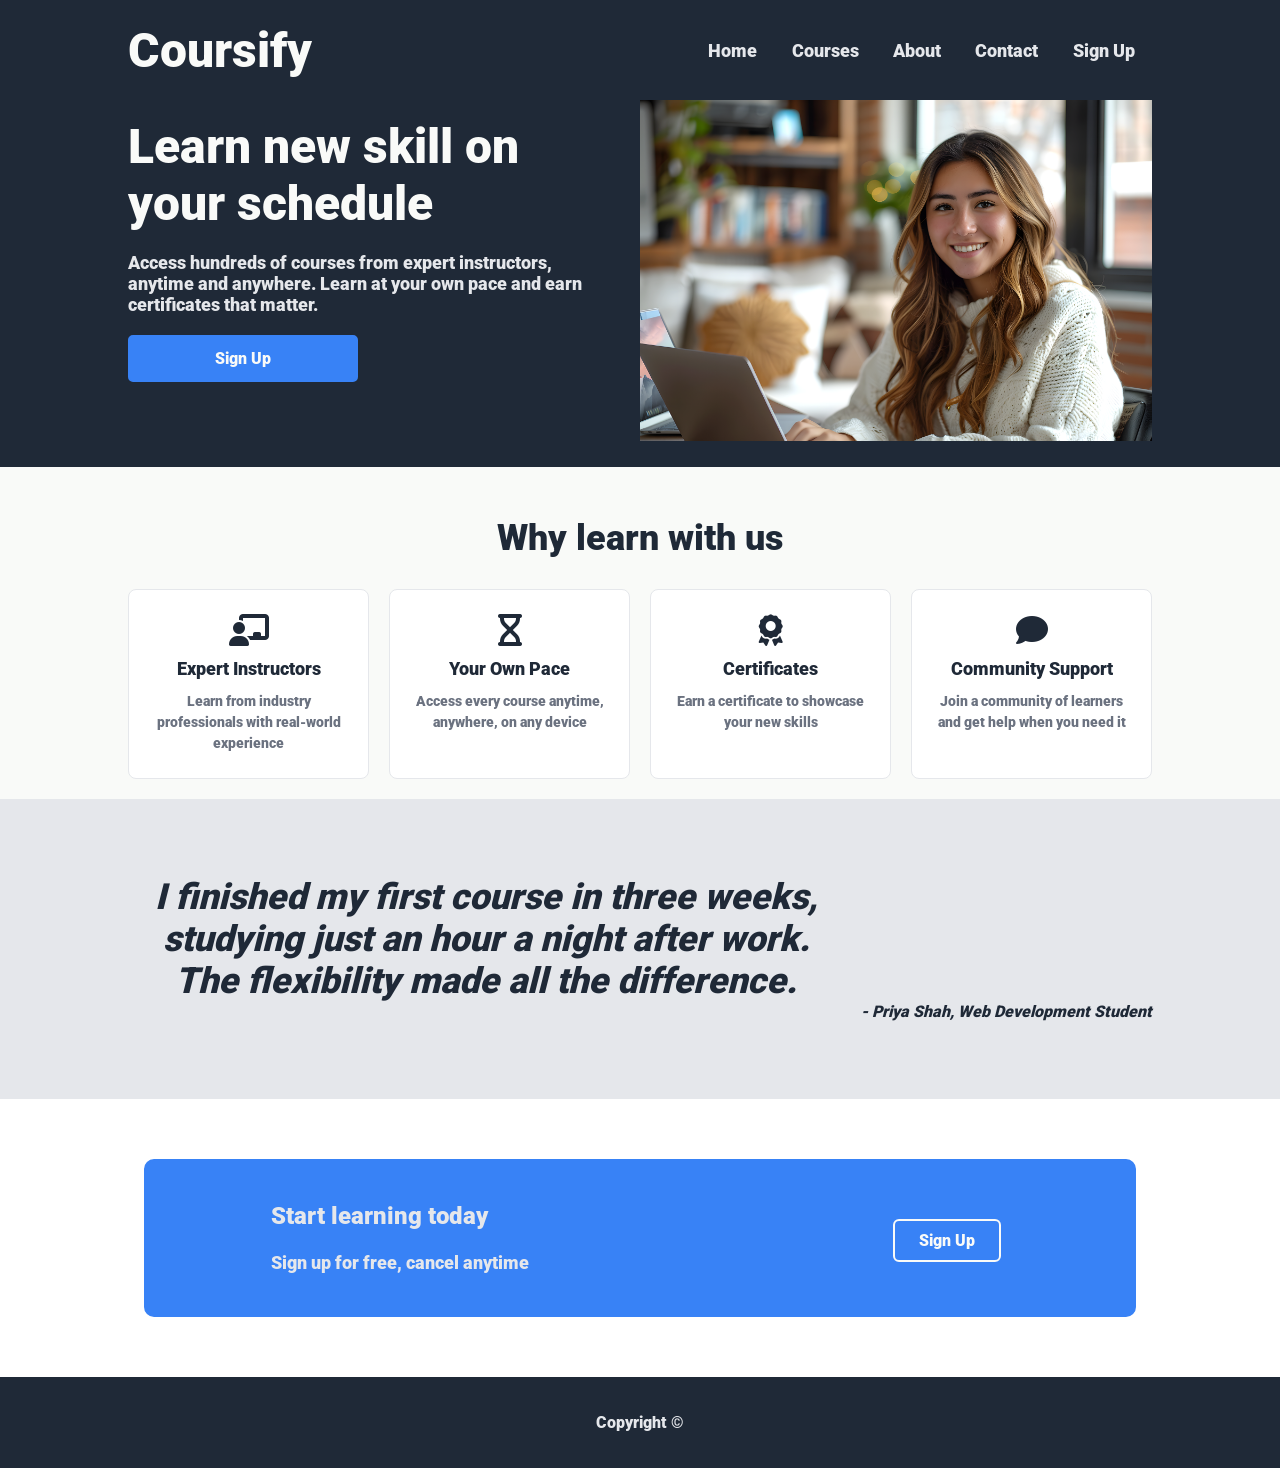
<file: index.html>
<!doctype html>
<html lang="en">
	<head>
		<meta charset="UTF-8" />
		<meta name="viewport" content="width=device-width, initial-scale=1.0" />
		<title>Coursify</title>
		<link rel="stylesheet" href="css/style.css" />
		<link
			rel="stylesheet"
			href="https://cdnjs.cloudflare.com/ajax/libs/font-awesome/6.5.1/css/all.min.css"
		/>
	</head>
	<body>
		<header class="header-container">
			<div class="logo"><a href="index.html">Coursify</a></div>
			<input type="checkbox" id="nav-toggle" class="nav-toggle" />
			<label for="nav-toggle" class="nav-toggle-label">
				<i class="fa-solid fa-bars fa-xl" style="color: #f9faf8"></i>
			</label>
			<nav class="nav-container">
				<a href="index.html">Home</a>
				<a href="courses.html">Courses</a>
				<a href="about.html">About</a>
				<a href="contact.html">Contact</a>
				<a href="signup.html">Sign Up</a>
			</nav>
		</header>

		<main>
			<section class="hero-section">
				<div class="hero-txt">
					<h1>Learn new skill on your schedule</h1>
					<p>
						Access hundreds of courses from expert instructors, anytime and
						anywhere. Learn at your own pace and earn certificates that matter.
					</p>
					<a href="signup.html"><button class="signup-btn">Sign Up</button></a>
				</div>
				<img
					class="hero-img"
					src="asset/hero.png"
					alt="Student learning on laptop"
				/>
			</section>
			<section class="features-section">
				<h2>Why learn with us</h2>
				<ul class="feature-list">
					<li class="feature-card">
						<i class="fa-solid fa-chalkboard-user feature-icon"></i>
						<h3>Expert Instructors</h3>
						<p>Learn from industry professionals with real-world experience</p>
					</li>

					<li class="feature-card">
						<i class="fa-solid fa-hourglass feature-icon"></i>
						<h3>Your Own Pace</h3>

						<p>Access every course anytime, anywhere, on any device</p>
					</li>
					<li class="feature-card">
						<i class="fa-solid fa-award feature-icon"></i>
						<h3>Certificates</h3>

						<p>Earn a certificate to showcase your new skills</p>
					</li>
					<li class="feature-card">
						<i class="fa-solid fa-comment feature-icon"></i>

						<h3>Community Support</h3>

						<p>Join a community of learners and get help when you need it</p>
					</li>
				</ul>
			</section>
			<section class="block-quote">
				<article>
					<blockquote>
						I finished my first course in three weeks, studying just an hour a
						night after work. The flexibility made all the difference.
					</blockquote>
					<cite>- Priya Shah, Web Development Student</cite>
				</article>
			</section>
			<section class="cta-banner">
				<article class="action">
					<div>
						<h2>Start learning today</h2>
						<p>Sign up for free, cancel anytime</p>
					</div>
					<a href="signup.html"><button>Sign Up</button></a>
				</article>
			</section>
		</main>

		<footer>
			<p>Copyright &copy;</p>
		</footer>
	</body>
</html>
</file>
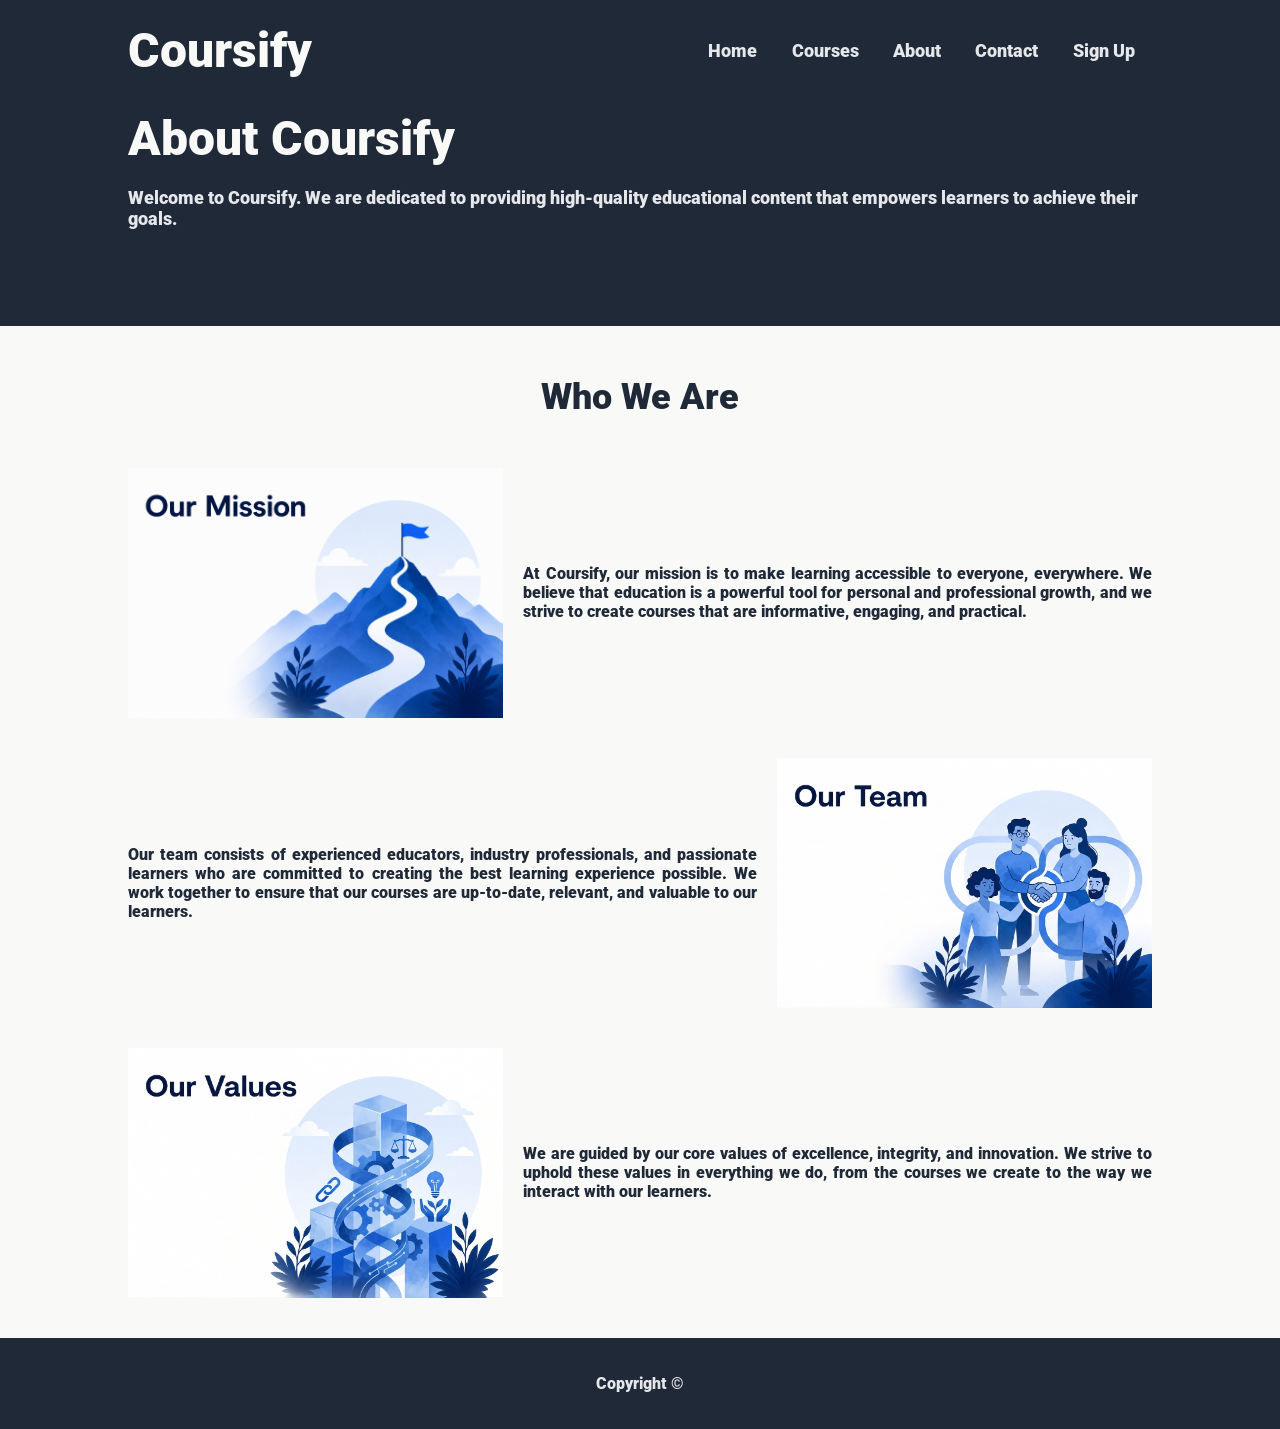
<file: about.html>
<!doctype html>
<html lang="en">
	<head>
		<meta charset="UTF-8" />
		<meta name="viewport" content="width=device-width, initial-scale=1.0" />
		<title>Coursify - About</title>
		<link rel="stylesheet" href="css/style.css" />
		<link
			rel="stylesheet"
			href="https://cdnjs.cloudflare.com/ajax/libs/font-awesome/6.5.1/css/all.min.css"
		/>
	</head>
	<body>
		<header class="header-container">
			<div class="logo"><a href="index.html">Coursify</a></div>
			<input type="checkbox" id="nav-toggle" class="nav-toggle" />
			<label for="nav-toggle" class="nav-toggle-label">
				<i class="fa-solid fa-bars fa-xl" style="color: #f9faf8"></i>
			</label>
			<nav class="nav-container" aria-label="Main navigation">
				<a href="index.html">Home</a>
				<a href="courses.html">Courses</a>
				<a href="about.html">About</a>
				<a href="contact.html">Contact</a>
				<a href="signup.html">Sign Up</a>
			</nav>
		</header>
		<main>
			<section class="hero-section">
				<hero class="hero-txt">
					<h1>About Coursify</h1>
					<p>Welcome to Coursify. We are dedicated to providing high-quality
						educational content that empowers learners to achieve their goals.
					</p>
				</hero>
			</section>
			<section class="features-section">
			<h2>Who We Are</h2>
				<div class="about-container">
					<img
						src="asset/mission-img.png"
						height="250px"
						width="400px"
						alt="Our mission - image"
					/>
					<p>
						At Coursify, our mission is to make learning accessible to everyone,
						everywhere. We believe that education is a powerful tool for personal
						and professional growth, and we strive to create courses that are
						informative, engaging, and practical.
					</p>
				</div>
				<div class="about-container">
					<p>
						Our team consists of experienced educators, industry professionals,
						and passionate learners who are committed to creating the best
						learning experience possible. We work together to ensure that our
						courses are up-to-date, relevant, and valuable to our learners.
					</p>
					<img
						src="asset/team-img.png"
						height="250px"
						width="400px"
						alt="Our team - image"
					/>
				</div>

				<div class="about-container">
					<img
						src="asset/values-img.png"
						height="250px"
						width="400px"
						alt="Our values - image"
					/>
					<p>
						We are guided by our core values of excellence, integrity, and
						innovation. We strive to uphold these values in everything we do,
						from the courses we create to the way we interact with our learners.
					</p>
				</div>
			</section>
		</main>
		<footer>
			<p>Copyright &copy;</p>
		</footer>
	</body>
</html>
</file>
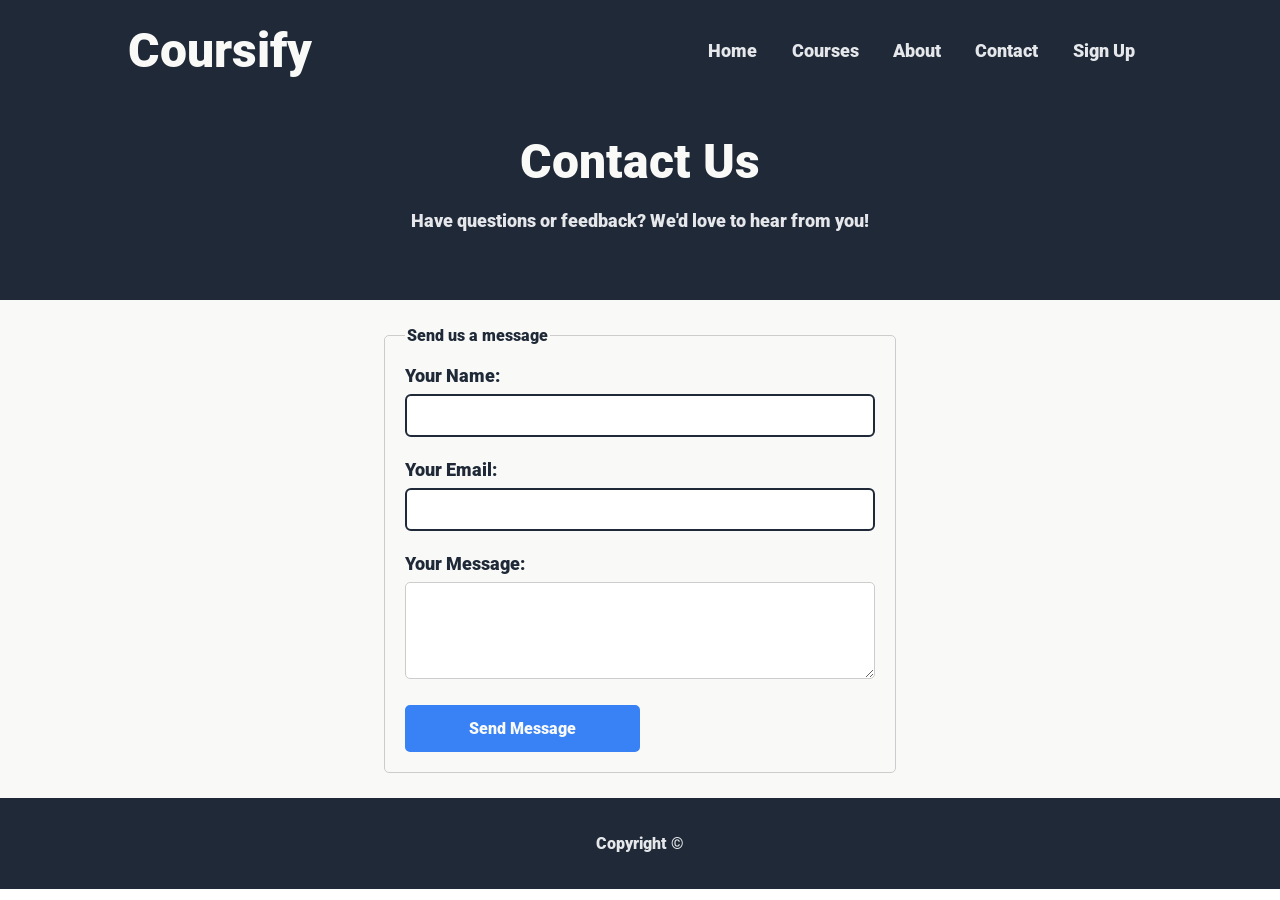
<file: contact.html>
<!doctype html>
<html lang="en">
	<head>
		<meta charset="UTF-8" />
		<meta name="viewport" content="width=device-width, initial-scale=1.0" />
		<title>Coursify - Contact</title>
		<link rel="stylesheet" href="css/style.css" />
		<link
			rel="stylesheet"
			href="https://cdnjs.cloudflare.com/ajax/libs/font-awesome/6.5.1/css/all.min.css"
		/>
	</head>
	<body>
		<header class="header-container">
			<div class="logo"><a href="index.html">Coursify</a></div>
			<input type="checkbox" id="nav-toggle" class="nav-toggle" />
			<label for="nav-toggle" class="nav-toggle-label">
				<i class="fa-solid fa-bars fa-xl" style="color: #f9faf8"></i>
			</label>
			<nav class="nav-container" aria-label="Main navigation">
				<a href="index.html">Home</a>
				<a href="courses.html">Courses</a>
				<a href="about.html">About</a>
				<a href="contact.html">Contact</a>
				<a href="signup.html">Sign Up</a>
			</nav>
		</header>
		<main>
			<section class="hero-section" style="height: 200px">
				<div class="hero-txt" style="text-align: center; padding: 20px">
					<h1>Contact Us</h1>
					<p>Have questions or feedback? We'd love to hear from you!</p>
				</div>
			</section>
			<form>
				<section class="even">
					<fieldset class="profile-details contact-form">
						<legend>Send us a message</legend>
						<p>
							<label for="name">Your Name:</label>
							<input type="text" id="name" name="name" required />
						</p>
						<p>
							<label for="email">Your Email:</label>
							<input type="email" id="email" name="email" required />
						</p>
						<p>
							<label for="message">Your Message:</label>
							<textarea
								id="message"
								name="message"
								rows="5"
								required
								style="
									width: 100%;
									padding: 10px;
									border: 1px solid #ccc;
									border-radius: 5px;
								"
							></textarea>
						</p>
						<button class="signup-btn" type="submit">Send Message</button>
					</fieldset>
				</section>
			</form>
		</main>
		<footer>
			<p>Copyright &copy;</p>
		</footer>
	</body>
</html>
</file>
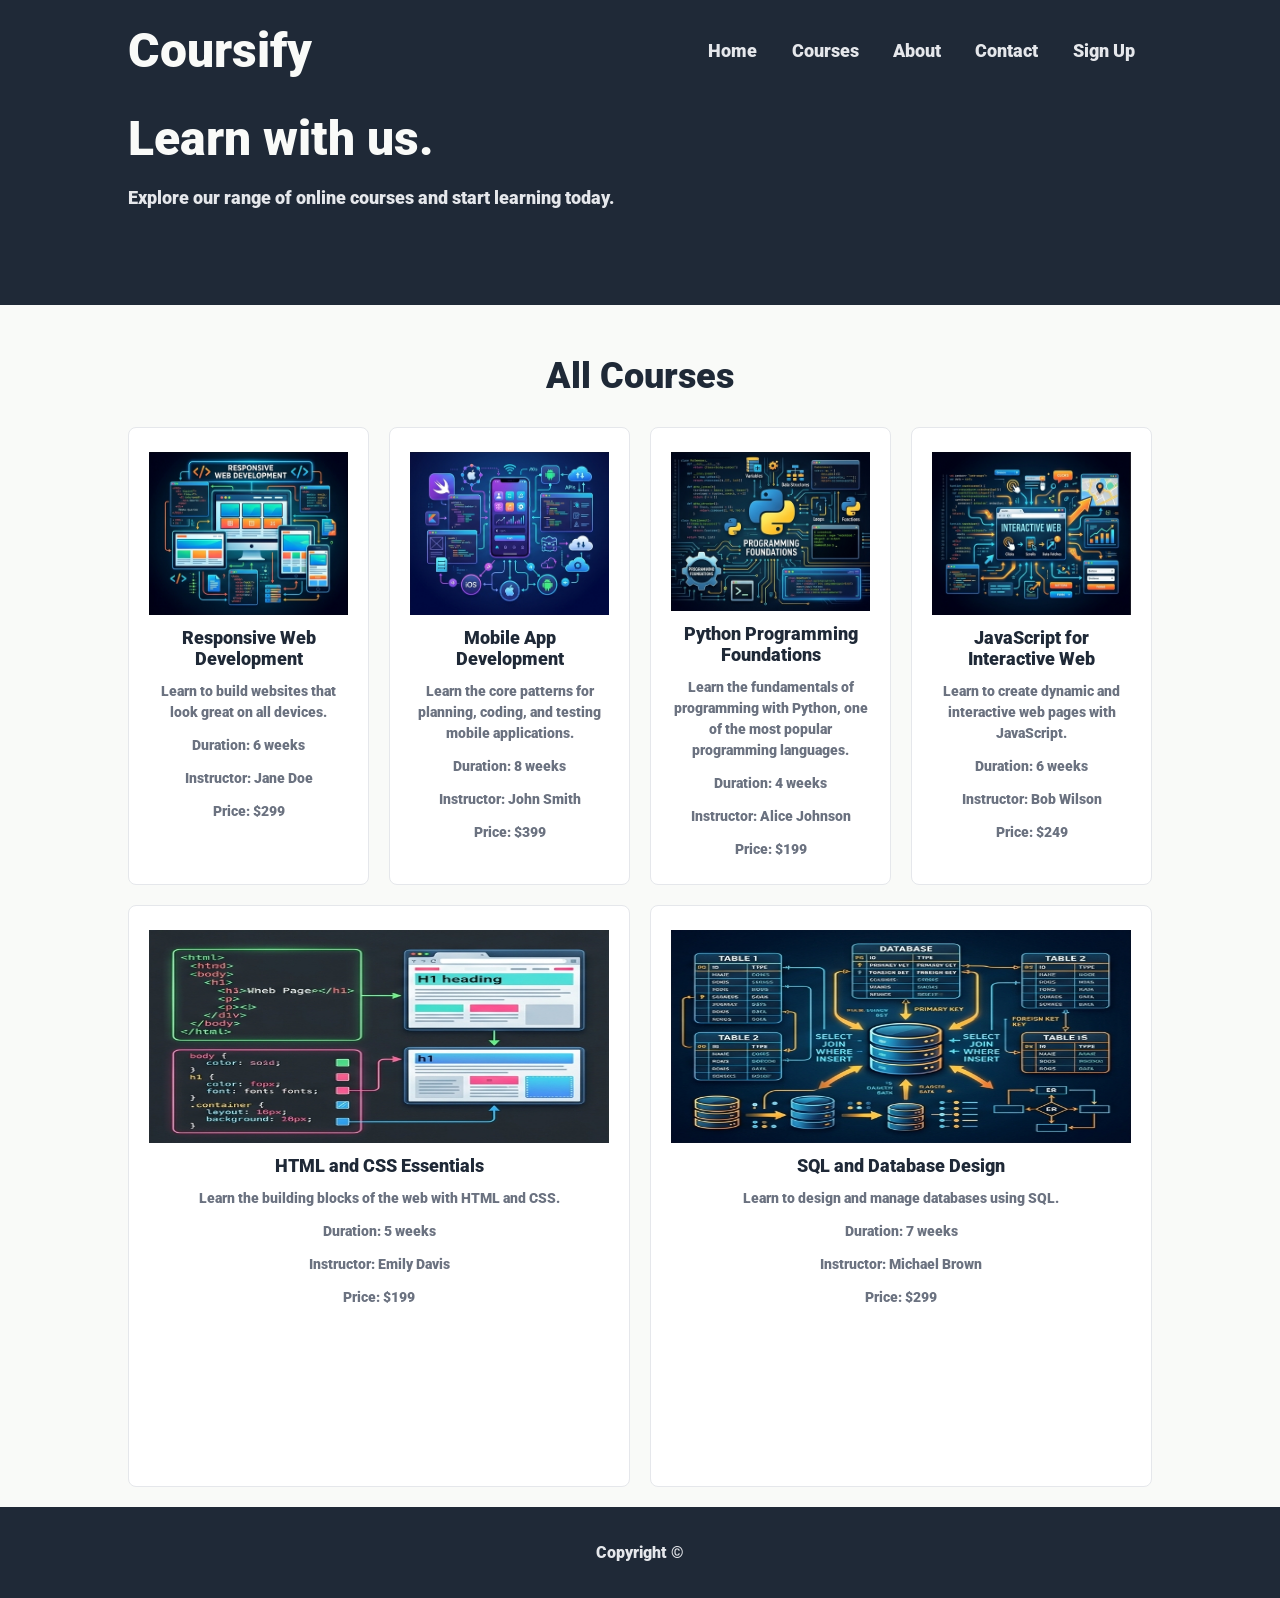
<file: courses.html>
<!doctype html>
<html lang="en">
	<head>
		<meta charset="UTF-8" />
		<meta name="viewport" content="width=device-width, initial-scale=1.0" />
		<title>Coursify - About</title>
		<link rel="stylesheet" href="css/style.css" />
		<link
			rel="stylesheet"
			href="https://cdnjs.cloudflare.com/ajax/libs/font-awesome/6.5.1/css/all.min.css"
		/>
	</head>
	<body>
		<header class="header-container">
			<div class="logo"><a href="index.html">Coursify</a></div>
			<input type="checkbox" id="nav-toggle" class="nav-toggle" />
			<label for="nav-toggle" class="nav-toggle-label">
				<i class="fa-solid fa-bars fa-xl" style="color: #f9faf8"></i>
			</label>
			<nav class="nav-container">
				<a href="index.html">Home</a>
				<a href="courses.html">Courses</a>
				<a href="about.html">About</a>
				<a href="contact.html">Contact</a>
				<a href="signup.html">Sign Up</a>
			</nav>
		</header>
		<main>
			<section class="hero-section">
				<hero class="hero-txt">
					<h1>Learn with us.</h1>
					<p>Explore our range of online courses and start learning today.</p>
				</hero>
			</section>
			<section class="features-section">
				<h2>All Courses</h2>
				<ul class="feature-list feature-list-courses">
					<li class="feature-card">
						<img
							src="asset/responsive-web-development-img.png"
							height="40%"
							width="100%"
							alt="Responsive Web Development"
						/>
						<h3>Responsive Web Development</h3>
						<p>Learn to build websites that look great on all devices.</p>
						<p>Duration: 6 weeks</p>
						<p>Instructor: Jane Doe</p>
						<p>Price: $299</p>
					</li>

					<li class="feature-card">
						<img
							src="asset/mobile-app-development-img.png"
							height="40%"
							width="100%"
							alt="Mobile App Development"
						/>
						<h3>Mobile App Development</h3>
						<p>
							Learn the core patterns for planning, coding, and testing mobile
							applications.
						</p>
						<p>Duration: 8 weeks</p>
						<p>Instructor: John Smith</p>
						<p>Price: $399</p>
					</li>
					<li class="feature-card">
						<img
							src="asset/python-programming-foundations-img.png"
							height="40%"
							width="100%"
							alt="Python Programming Foundations"
						/>
						<h3>Python Programming Foundations</h3>
						<p>
							Learn the fundamentals of programming with Python, one of the most
							popular programming languages.
						</p>
						<p>Duration: 4 weeks</p>
						<p>Instructor: Alice Johnson</p>
						<p>Price: $199</p>
					</li>
					<li class="feature-card">
						<img
							src="asset/javascript-for-interactive-web-img.png"
							height="40%"
							width="100%"
							alt="JavaScript for Interactive Web"
						/>
						<h3>JavaScript for Interactive Web</h3>
						<p>
							Learn to create dynamic and interactive web pages with JavaScript.
						</p>
						<p>Duration: 6 weeks</p>
						<p>Instructor: Bob Wilson</p>
						<p>Price: $249</p>
					</li>
					<li class="feature-card">
						<img
							src="asset/html-and-css-essentials-img.png"
							height="40%"
							width="100%"
							alt="HTML and CSS Essentials"
						/>
						<h3>HTML and CSS Essentials</h3>
						<p>Learn the building blocks of the web with HTML and CSS.</p>
						<p>Duration: 5 weeks</p>
						<p>Instructor: Emily Davis</p>
						<p>Price: $199</p>
					</li>
					<li class="feature-card">
						<img
							src="asset/sql-and-database-design-img.png"
							height="40%"
							width="100%"
							alt="SQL and Database Design"
						/>
						<h3>SQL and Database Design</h3>
						<p>Learn to design and manage databases using SQL.</p>
						<p>Duration: 7 weeks</p>
						<p>Instructor: Michael Brown</p>
						<p>Price: $299</p>
					</li>
				</ul>
			</section>
		</main>
		<footer>
			<p>Copyright &copy;</p>
		</footer>
	</body>
</html>
</file>
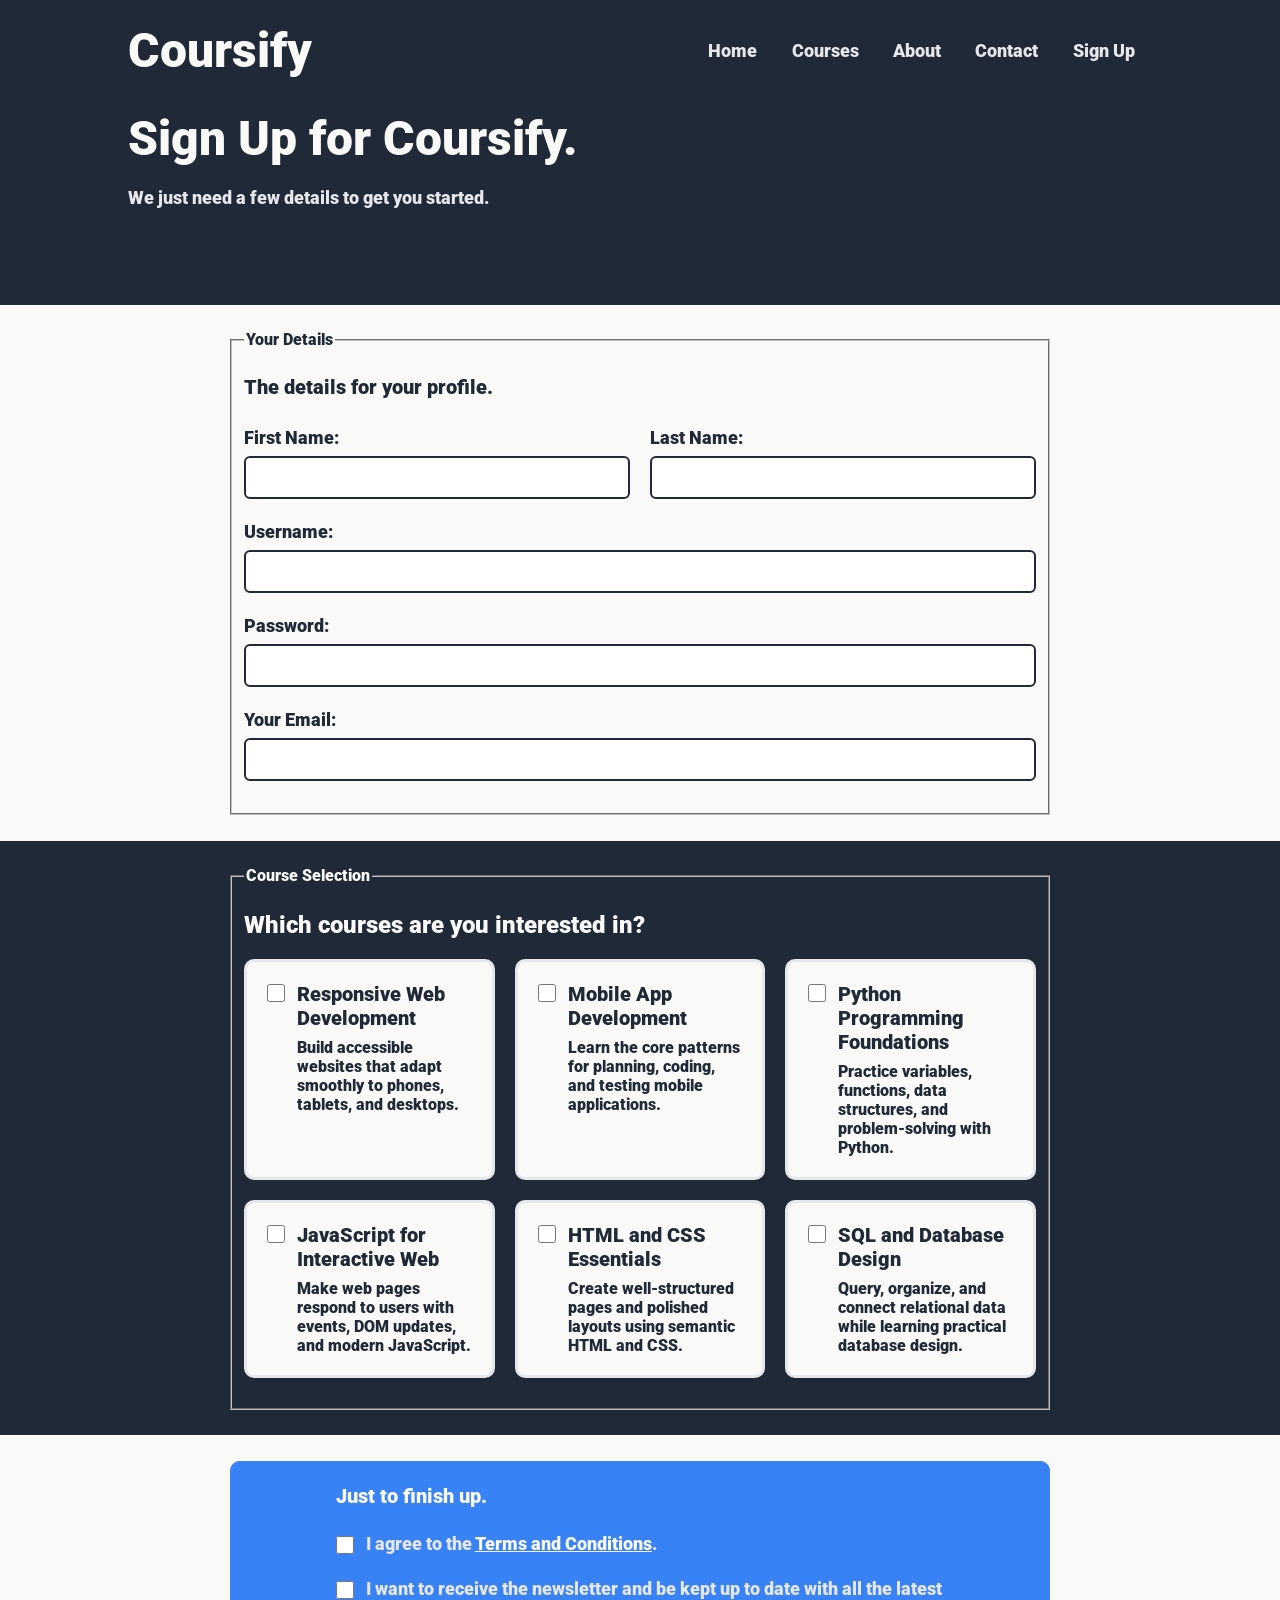
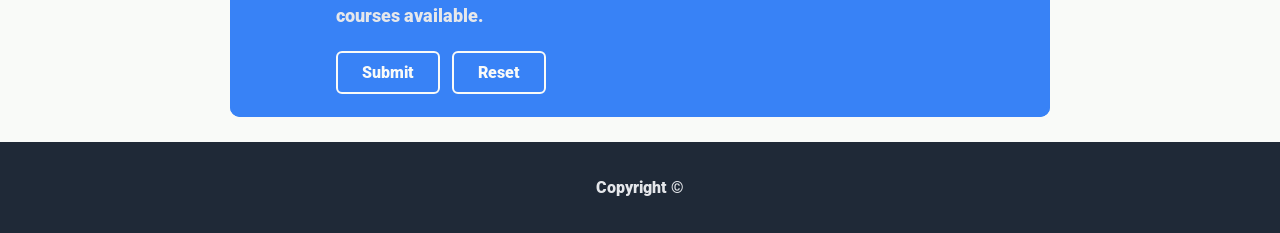
<file: signup.html>
<!doctype html>
<html lang="en">
	<head>
		<meta charset="UTF-8" />
		<meta name="viewport" content="width=device-width, initial-scale=1.0" />
		<title>Coursify - Sign Up</title>
		<link rel="stylesheet" href="css/style.css" />
		<link
			rel="stylesheet"
			href="https://cdnjs.cloudflare.com/ajax/libs/font-awesome/6.5.1/css/all.min.css"
		/>
	</head>
	<body>
		<header class="header-container">
			<div class="logo"><a href="index.html">Coursify</a></div>
			<input type="checkbox" id="nav-toggle" class="nav-toggle" />
			<label for="nav-toggle" class="nav-toggle-label">
				<i class="fa-solid fa-bars fa-xl" style="color: #f9faf8"></i>
			</label>
			<nav class="nav-container" aria-label="Main navigation">
				<a href="index.html">Home</a>
				<a href="courses.html">Courses</a>
				<a href="about.html">About</a>
				<a href="contact.html">Contact</a>
				<a href="signup.html">Sign Up</a>
			</nav>
		</header>
		<main>
			<section class="hero-section">
				<hero class="hero-txt">
					<h1>Sign Up for Coursify.</h1>
					<p>We just need a few details to get you started.</p>
				</hero>
			</section>
			<form action="submit_signup.php" method="POST">
				<section class="even">
					<fieldset class="profile-details">
						<legend>Your Details</legend>
						<h2>The details for your profile.</h2>
						<div class="name-fields">
							<p>
								<label for="firstName">First Name:</label>
								<input type="text" id="firstName" name="firstName" required />
							</p>
							<p>
								<label for="lastName">Last Name:</label>
								<input type="text" id="lastName" name="lastName" required />
							</p>
						</div>
						<p>
							<label for="Username">Username:</label>
							<input type="text" id="Username" name="Username" required />
						</p>
						<p>
							<label for="Password">Password:</label>
							<input type="password" id="Password" name="Password" required />
						</p>
						<p>
							<label for="email">Your Email:</label>
							<input type="email" id="email" name="email" required />
						</p>
					</fieldset>
				</section>
				<section class="odd">
					<fieldset>
						<legend>Course Selection</legend>
						<h2>Which courses are you interested in?</h2>
						<div class="course-options">
							<label class="course-card">
								<input
									type="checkbox"
									id="course1"
									name="courses"
									value="course1"
								/>
								<span class="course-card-content">
									<strong>Responsive Web Development</strong>
									<span
										>Build accessible websites that adapt smoothly to phones,
										tablets, and desktops.</span
									>
								</span>
							</label>
							<label class="course-card">
								<input
									type="checkbox"
									id="course2"
									name="courses"
									value="course2"
								/>
								<span class="course-card-content">
									<strong>Mobile App Development</strong>
									<span
										>Learn the core patterns for planning, coding, and testing
										mobile applications.</span
									>
								</span>
							</label>
							<label class="course-card">
								<input
									type="checkbox"
									id="course3"
									name="courses"
									value="course3"
								/>
								<span class="course-card-content">
									<strong>Python Programming Foundations</strong>
									<span
										>Practice variables, functions, data structures, and
										problem-solving with Python.</span
									>
								</span>
							</label>
							<label class="course-card">
								<input
									type="checkbox"
									id="course4"
									name="courses"
									value="course4"
								/>
								<span class="course-card-content">
									<strong>JavaScript for Interactive Web</strong>
									<span
										>Make web pages respond to users with events, DOM updates,
										and modern JavaScript.</span
									>
								</span>
							</label>
							<label class="course-card">
								<input
									type="checkbox"
									id="course5"
									name="courses"
									value="course5"
								/>
								<span class="course-card-content">
									<strong>HTML and CSS Essentials</strong>
									<span
										>Create well-structured pages and polished layouts using
										semantic HTML and CSS.</span
									>
								</span>
							</label>
							<label class="course-card">
								<input
									type="checkbox"
									id="course6"
									name="courses"
									value="course6"
								/>
								<span class="course-card-content">
									<strong>SQL and Database Design</strong>
									<span
										>Query, organize, and connect relational data while learning
										practical database design.</span
									>
								</span>
							</label>
						</div>
					</fieldset>
				</section>
				<section class="even">
					<fieldset class="action">
						<article>
							<h1>Just to finish up.</h1>
							<p>
								<input type="checkbox" id="terms" name="terms" required />
								<label for="terms"
									>I agree to the
									<a href="terms.html">Terms and Conditions</a>.</label
								>
							</p>
							<p>
								<input type="checkbox" id="newsletter" name="newsletter" />
								<label for="newsletter"
									>I want to receive the newsletter and be kept up to date with
									all the latest courses available.</label
								>
							</p>
							<button type="submit">Submit</button>
							<button type="reset">Reset</button>
						</article>
					</fieldset>
				</section>
			</form>
		</main>
		<footer>
			<p>Copyright &copy;</p>
		</footer>
	</body>
</html>
</file>
<file: css/style.css>
@font-face {
	font-family: "Roboto";
	src: url(/fonts/static/Roboto-Black.ttf);
}

:root {
	--dark: #1f2937;
	--light: #f9faf8;
	--muted: #e5e7eb;
	--blue: #3882f6;
	--content-padding: 10%;
}

* {
	box-sizing: border-box;
}

html {
	font-family: "Roboto", sans-serif;
}

body {
	margin: 0;
}

/* header */

.header-container {
	background-color: var(--dark);
	height: 100px;
	display: flex;
	justify-content: space-between;
	align-items: center;
	padding: 0 var(--content-padding);
	position: relative;
	position: sticky;
    top: 0;
    z-index: 1000;
}

.logo a,
h1 {
	color: var(--light);
	font-size: clamp(24px, 5vw, 48px);
}

.logo a {
	text-decoration: none;
	font-weight: 700;
}

.nav-toggle,
.nav-toggle-label {
	display: none;
}

.nav-toggle-label {
	flex-direction: column;
	justify-content: center;
	gap: 5px;
	cursor: pointer;
}

.nav-container {
	width: 45%;
	display: flex;
	justify-content: space-around;
	align-items: center;
}

.nav-container a {
	color: var(--muted);
	text-decoration: none;
	padding: 0 10px;
	font-size: 18px;
}

@media (max-width: 768px) {
	.header-container {
		height: auto;
		padding: 18px var(--content-padding);
		flex-wrap: wrap;
	}

	.nav-toggle-label {
		display: flex;
	}

	.nav-container {
		display: none;
		width: 100%;
		flex-direction: column;
		align-items: flex-start;
		gap: 12px;
		padding-top: 12px;
	}

	.nav-container a {
		padding: 0;
		font-size: 16px;
	}

	.nav-toggle:checked ~ .nav-container {
		display: flex;
	}

	.features-section li {
		flex-basis: calc((100% - 20px) / 2);
	}

	.cta-banner {
		padding: 40px 16px;
	}

	.cta-section {
		padding: 32px 40px;
		justify-content: center;
		text-align: center;
		font-size: 15px;
	}

	.cta-section h2 {
		font-size: 18px;
	}

	.cta-section p {
		font-size: 15px;
	}

	.block-quote {
		min-height: 220px;
		padding: 40px var(--content-padding);
	}

	.block-quote blockquote {
		width: 100%;
		margin: 0;
		font-size: 20px;
		line-height: 1.5;
		text-align: center;
	}

	.block-quote cite {
		font-size: 14px;
	}

	.hero-section {
		padding-bottom: 8%;
	}

	.hero-txt h1 {
		font-size: 36px;
	}

	.hero-txt p {
		font-size: 16px;
	}

	.features-section li {
		flex-basis: calc((100% - 20px) / 2);
	}
}

/* hero section */

.hero-section {
	display: flex;
	flex-wrap: wrap;
	align-items: center;
	background-color: var(--dark);
	padding: 0 var(--content-padding) 2%;
	gap: 5%;
	max-width: 100vw;
}

.hero-txt {
	display: flex;
	flex-direction: column;
	flex: 1;
	padding-bottom: 5%;
}

.hero-txt h1 {
	font-size: 48px;
	color: var(--light);
	font-weight: 800;
	margin: 10px 0 20px;
}

.hero-txt p {
	font-size: 18px;
	color: var(--muted);
	margin: 0 0 20px;
}

.signup-btn {
	background-color: var(--blue);
	color: var(--light);
	padding: 12px 40px;
	border: 2px solid var(--blue);
	border-radius: 5px;
	cursor: pointer;
	font: inherit;
	width: 50%;
}

.hero-img {
	flex: 1;
	max-width: 50%;
	height: 100%;
	object-fit: cover;
}

.odd,
.even {
	display: flex;
	flex-direction: column;
	justify-content: space-between;
	align-items: center;
	padding: 2% var(--content-padding);
}

.odd {
	background-color: var(--dark);
	color: var(--light);
}

.even {
	background-color: var(--light);
	color: var(--dark);
}

.even ul {
	list-style: none;
	padding: 0;
	display: flex;
	justify-content: space-between;
	align-items: flex-start;
	width: 75%;
	margin: 0;
}

/* features */

.feature-list-courses {
	gap: 50px;
}

.features-section {
	background-color: var(--light);
	color: var(--dark);
	display: flex;
	flex-direction: column;
	align-items: center;
	padding: 20px var(--content-padding);
}

.features-section h2 {
	font-size: 36px;
}

.feature-list {
	display: flex;
	flex-wrap: wrap;
	gap: 20px;
	list-style: none;
	padding: 0;
	width: 100%;
	margin: 0;
}

.feature-card {
	display: flex;
	flex-direction: column;
	align-items: center;
	text-align: center;
	gap: 12px;
	border: 1px solid var(--muted);
	border-radius: 8px;
	padding: 24px 20px;
	background-color: #ffffff;
	transition:
		border-color 0.2s ease,
		box-shadow 0.2s ease;
}

.feature-card:hover {
	border-color: var(--blue);
	box-shadow: 0 4px 12px rgba(0, 0, 0, 0.08);
}

.feature-card h3 {
	font-size: 18px;
	font-weight: 600;
	margin: 0;
}

.feature-card p {
	font-size: 14px;
	color: #6b7280;
	margin: 0;
	line-height: 1.5;
}

.feature-icon {
	font-size: 32px;
	color: var(--dark);
}

.features-section li {
	display: flex;
	flex: 1 1 calc((100% - 60px) / 4);
	min-width: 0;
}

/* block quote */

.block-quote {
	background-color: var(--muted);
	color: var(--dark);
	padding: 0 var(--content-padding);
	min-height: 300px;
	display: flex;
	justify-content: center;
	align-items: center;
}

.block-quote blockquote {
	width: 70%;
	min-width: 70%;
	font-size: 36px;
	font-weight: 300;
	font-style: italic;
	margin: 0;
	text-align: center;
}

.block-quote cite {
	display: block;
	text-align: right;
}

.action {
	background-color: var(--blue);
	color: var(--muted);
	border: 3px solid var(--blue);
	width: 80%;
	display: flex;
	justify-content: space-between;
	align-items: center;
	padding: 20px var(--content-padding);
	border-radius: 10px;
	margin: 0;
}

.action article {
	width: 100%;
}

.action h1 {
	font-size: 20px;
	margin: 0 0 22px;
}

.action p {
	font-size: 18px;
	line-height: 1.5;
	margin: 0 0 18px;
}

.action input[type="checkbox"] {
	accent-color: var(--dark);
	width: 18px;
	height: 18px;
	margin: 0 8px 0 0;
	vertical-align: middle;
}

.action a {
	color: var(--light);
}

.action button {
	background-color: var(--blue);
	color: var(--light);
	border: 2px solid var(--light);
	border-radius: 6px;
	font: inherit;
	padding: 10px 24px;
	margin: 4px 8px 0 0;
	cursor: pointer;
}

.action button:focus,
.action button:active {
	background-color: var(--light);
	border-color: var(--blue);
	color: var(--blue);
}

.action button:focus {
	outline: none;
}

.action button:focus-visible {
	outline: 3px solid var(--dark);
	outline-offset: 2px;
}

/* cta-banner */

.cta-banner {
	background-color: #fff;
	padding: 60px 20px;
	display: flex;
	justify-content: center;
}

.cta-section {
	background-color: var(--blue);
	color: var(--muted);
	width: 100%;
	max-width: 1200px;
	border-radius: 12px;
	padding: 40px 60px;
	display: flex;
	align-items: center;
	justify-content: space-around;
	flex-wrap: wrap;
	gap: 20px;
}

.cta-section h2 {
	font-size: 20px;
	margin: 0 0 12px;
}

.cta-section p {
	font-size: 16px;
	line-height: 1.5;
	margin: 0 0 18px;
	font-weight: 200;
}

.cta-section .signup-btn {
	background-color: var(--blue);
	color: #fff;
	padding: 12px 40px;
	border: 2px solid #fff;
	border-radius: 5px;
}

/* .signup-btn {
	background-color: var(--blue);
	color: var(--light);
	padding: 12px 40px;
	border: 2px solid var(--blue);
	border-radius: 5px;
	cursor: pointer;
	font: inherit;
} */

footer {
	background-color: var(--dark);
	color: var(--muted);
	text-align: center;
	padding: 20px var(--content-padding);
	margin: 0;
}

fieldset {
	width: 80%;
}

.profile-details h2 {
	font-size: 20px;
	margin: 20px 0 28px;
}

.profile-details p {
	margin: 0 0 22px;
}

.name-fields {
	display: flex;
	flex-wrap: wrap;
	gap: 20px;
	margin-bottom: 22px;
}

.name-fields p {
	flex: 1 1 220px;
	min-width: min(100%, 220px);
	margin: 0;
}

.profile-details label {
	display: block;
	font-size: 18px;
	margin-bottom: 8px;
}

.profile-details input {
	display: block;
	width: 100%;
	padding: 10px 12px;
	border: 2px solid var(--dark);
	border-radius: 6px;
	color: var(--dark);
	font: inherit;
}

.profile-details input:focus {
	border-color: var(--blue);
	outline: 3px solid var(--muted);
	outline-offset: 2px;
}

.course-options {
	display: flex;
	flex-wrap: wrap;
	gap: 20px;
	margin: 0 0 20px;
}

.course-card {
	background-color: var(--light);
	color: var(--dark);
	display: flex;
	flex: 1 1 220px;
	min-width: 0;
	padding: 20px;
	border: 3px solid var(--muted);
	border-radius: 10px;
	cursor: pointer;
	transition:
		border-color 0.2s ease,
		box-shadow 0.2s ease;
}

.course-card input {
	accent-color: var(--blue);
	width: 18px;
	height: 18px;
	margin: 2px 12px 0 0;
	align-self: flex-start;
	flex: 0 0 auto;
}

.course-card-content {
	display: flex;
	flex-direction: column;
	gap: 8px;
}

.course-card strong {
	font-size: 20px;
	margin: 0;
}

.course-card input:checked + .course-card-content {
	color: var(--blue);
}

.course-card:has(input:checked) {
	border-color: var(--blue);
	box-shadow: 0 0 0 2px var(--blue);
}

.course-card:focus-within {
	outline: 3px solid var(--muted);
	outline-offset: 2px;
}

.about-container {
	display: flex;
	gap: 20px;
	align-items: center;
	justify-content: space-between;
	padding: 20px 0px;
	text-align: justify;
}
.contact-form {
	width: 50%;
	margin: 0 auto;
	padding: 20px;
	border: 1px solid #ccc;
	border-radius: 5px;
}

/* Tablet  */
@media (max-width: 768px) {
	.features-section li {
		flex-basis: calc((100% - 20px) / 2);
	}
	.cta-banner {
		padding: 40px 16px;
	}

	.cta-section {
		padding: 32px 40px;
		justify-content: center;
		text-align: center;
	}

	.cta-section h2 {
		font-size: 18px;
	}

	.cta-section p {
		font-size: 15px;
	}
	.block-quote {
		min-height: 220px;
		padding: 40px var(--content-padding);
	}

	.block-quote blockquote {
		width: 100%;
		margin: 0;
		font-size: 20px;
		line-height: 1.5;
		text-align: center;
	}

	.block-quote cite {
		font-size: 14px;
	}
	.hero-section {
		padding-bottom: 8%;
	}

	.hero-txt h1 {
		font-size: 36px;
	}

	.hero-txt p {
		font-size: 16px;
	}
}

/* Mobile */
@media (max-width: 480px) {
	.features-section li {
		flex-basis: 100%;
	}

	.cta-section {
		flex-direction: column;
		align-items: stretch;
		text-align: center;
		padding: 32px 24px;
		gap: 16px;
	}

	.cta-section h2,
	.cta-section p {
		margin: 0;
	}

	.cta-section h2 {
		font-size: 20px;
	}

	.cta-section p {
		font-size: 14px;
	}

	.signup-btn {
		width: 100%;
		padding: 14px 0;
		font-size: 15px;
	}

	.block-quote {
		min-height: auto;
		padding: 32px 20px;
	}

	.block-quote blockquote {
		width: 100%;
		font-size: 20px;
		line-height: 1.4;
	}

	.block-quote cite {
		font-size: 13px;
		text-align: center;
		margin-top: 12px;
	}

	.hero-section {
		flex-direction: column;
		align-items: stretch;
		padding-bottom: 10%;
		gap: 24px;
	}

	.hero-txt {
		padding-bottom: 0;
		text-align: center;
	}

	.hero-txt h1 {
		font-size: 28px;
	}

	.hero-txt p {
		font-size: 15px;
	}

	.hero-img {
		max-width: 100%;
		height: auto;
	}

	.signup-btn {
		width: 100%;
	}
	.about-container {
		flex-direction: column;
		align-items: stretch;
		text-align: center;
	}
	img {
		max-width: 100%;
		height: auto;
	}
	.contact-form {
		width: 100%;
		padding: 10px;
	}
}
</file>
